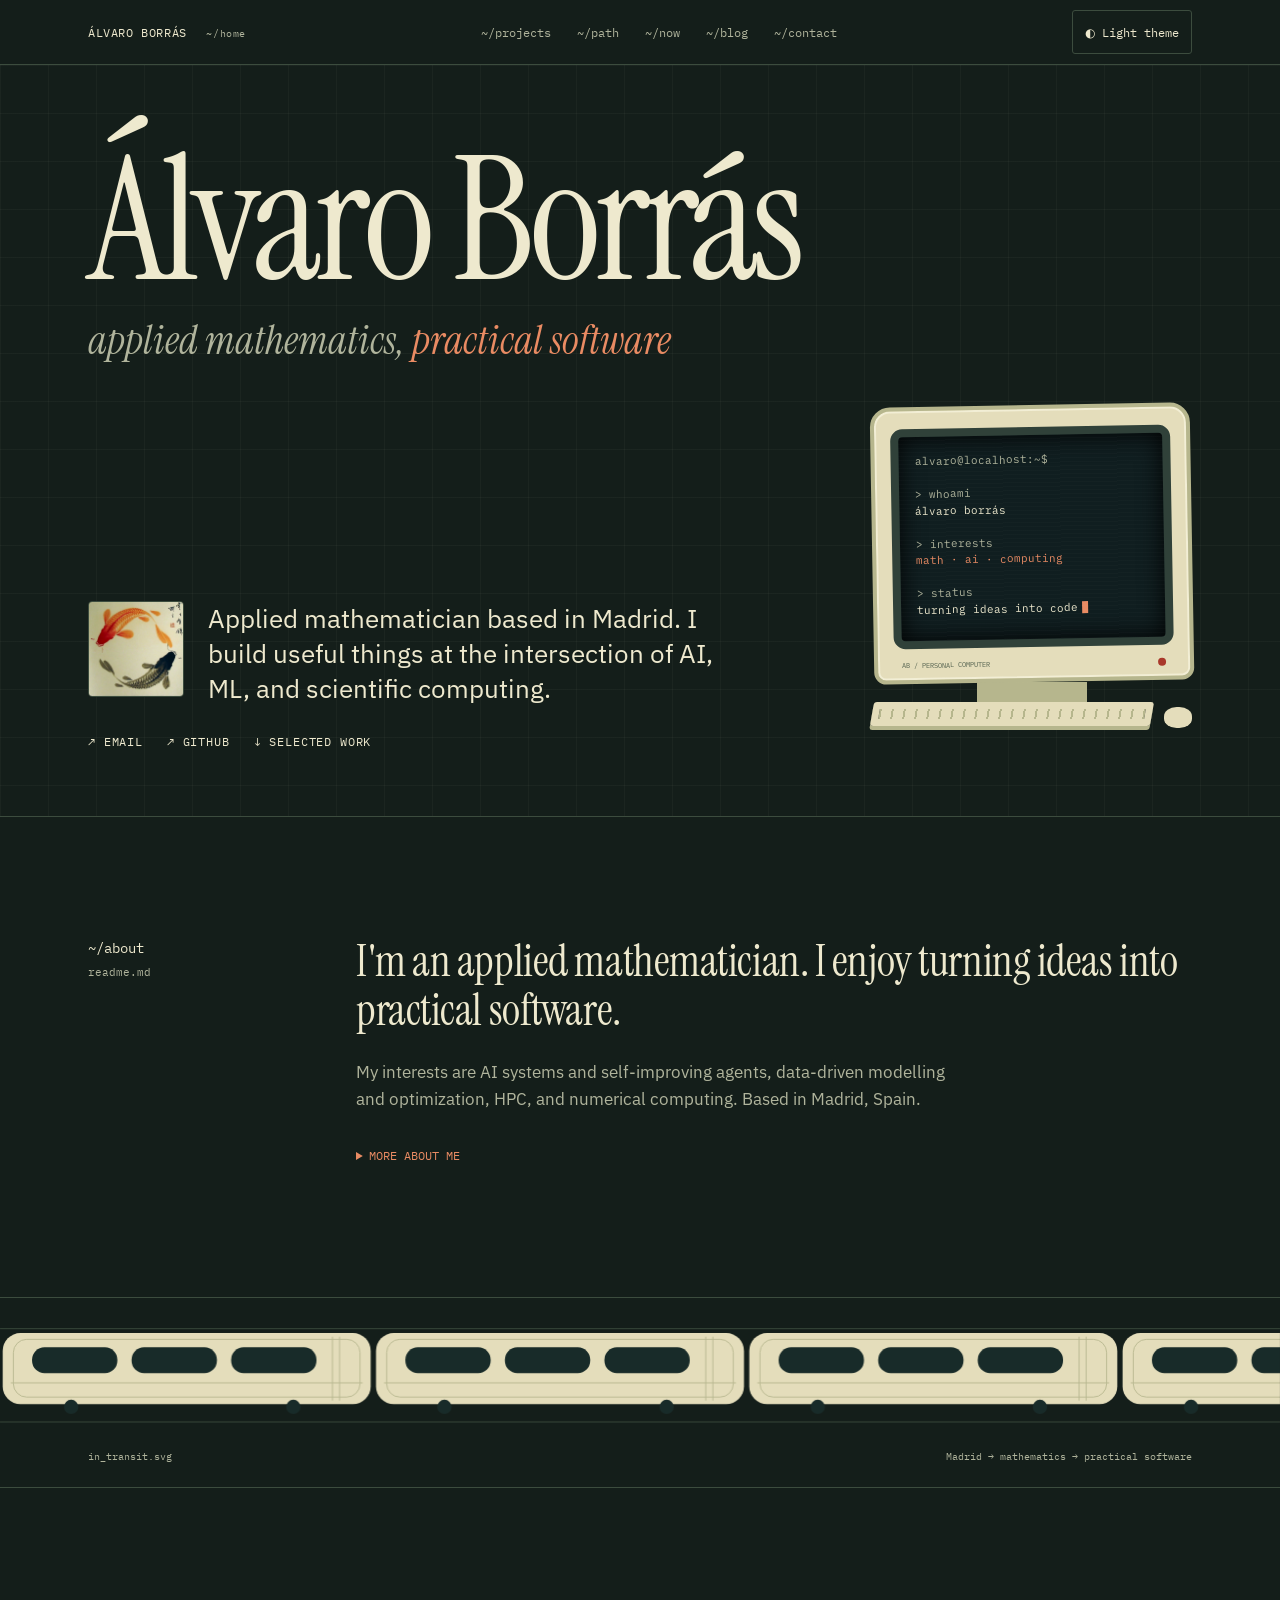
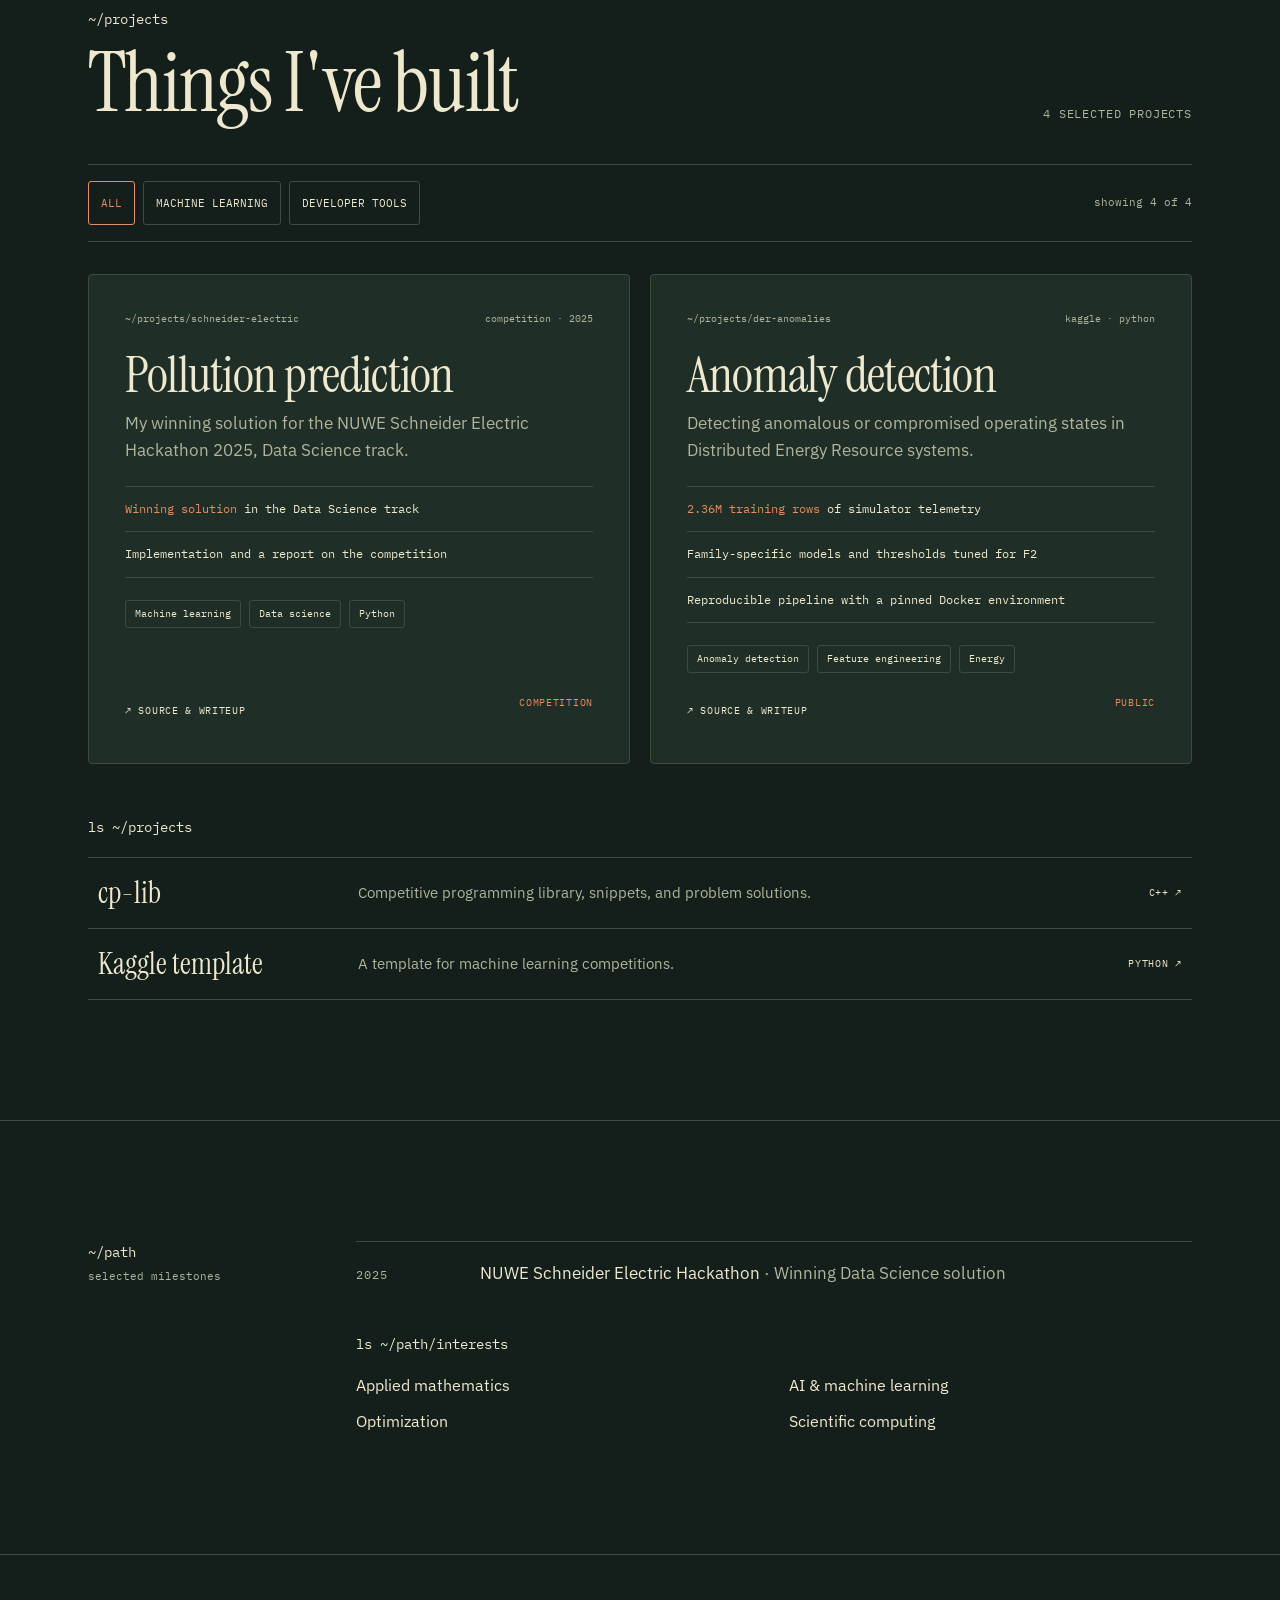
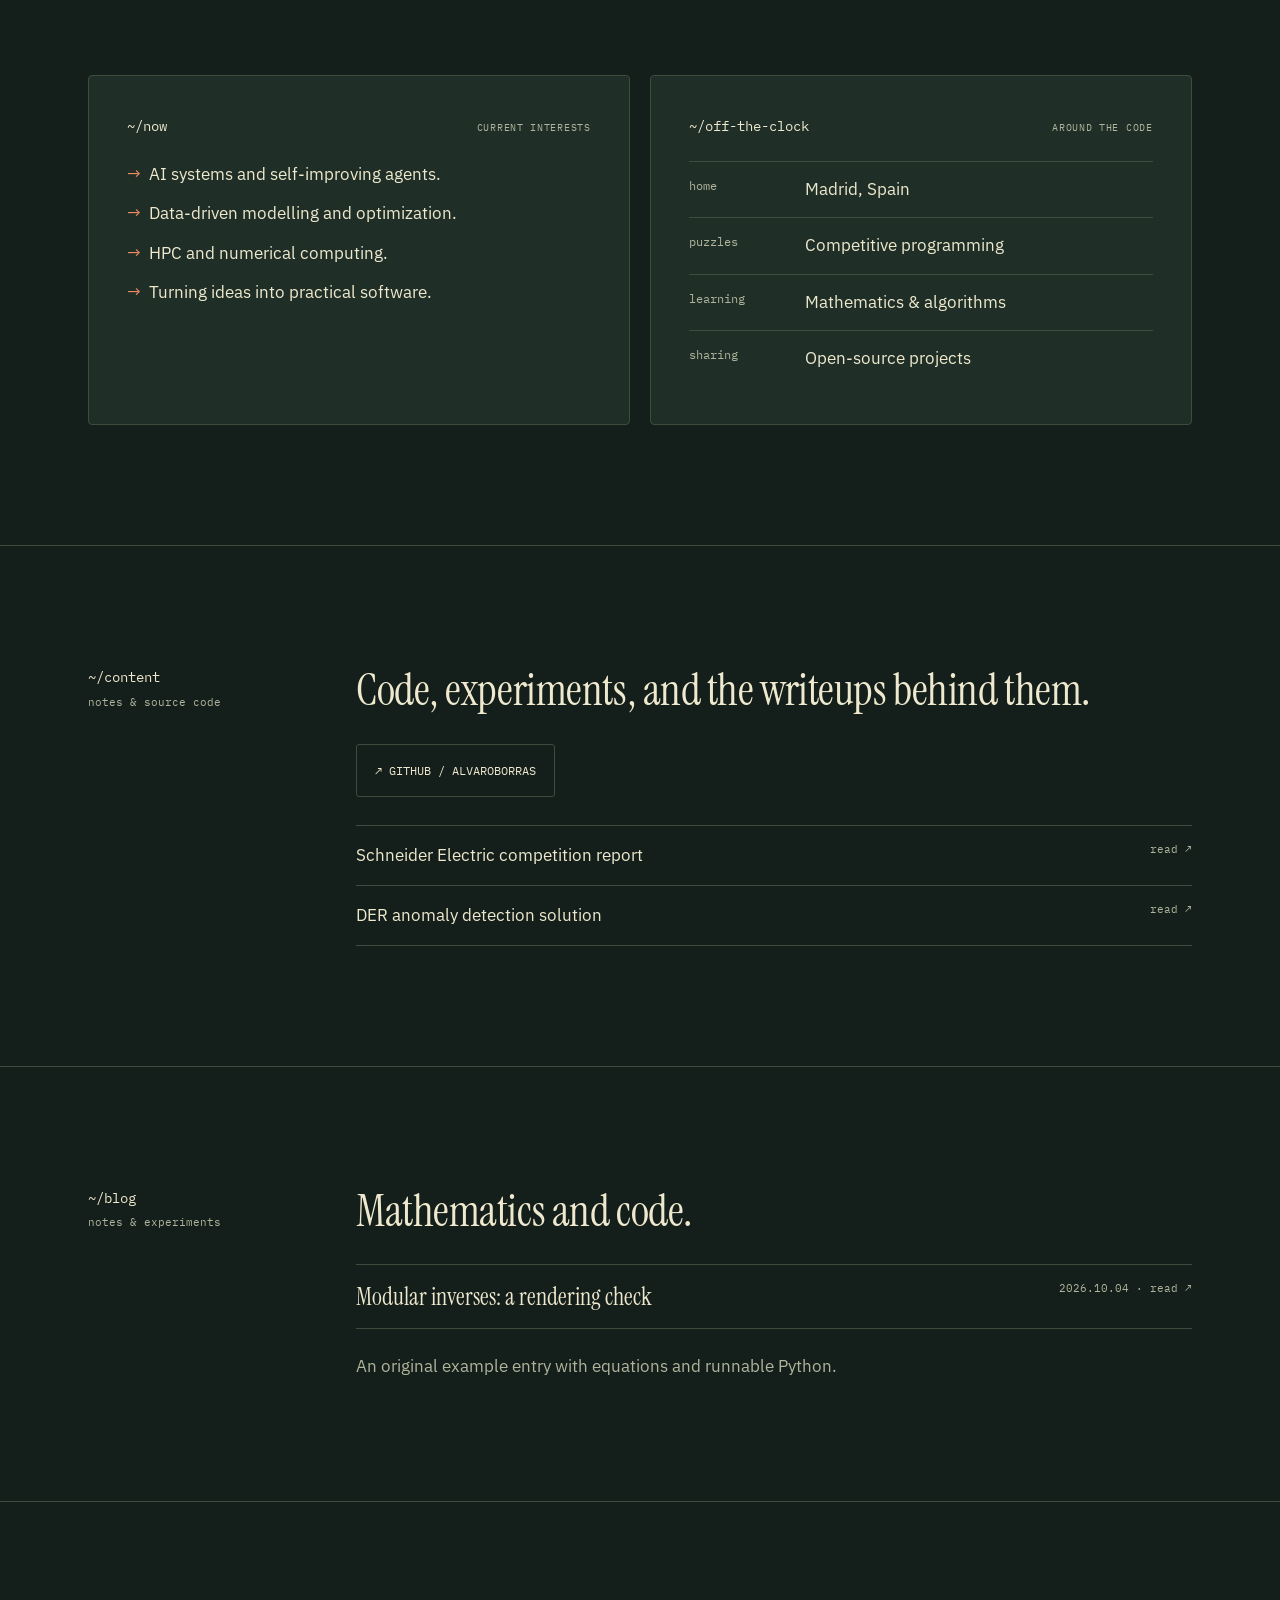
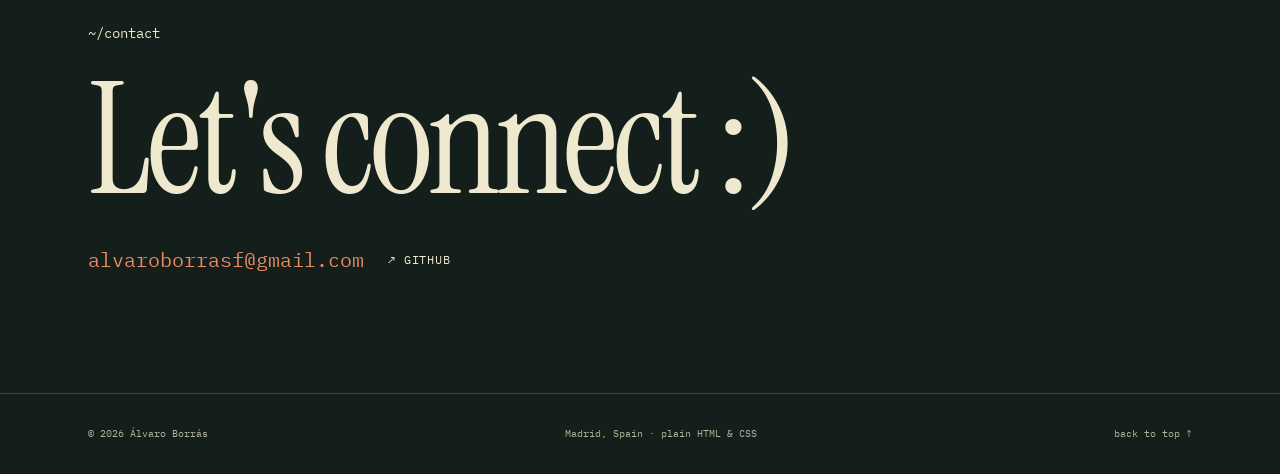
<file: index.html>
<!doctype html>
<html lang="en">
<head>
  <meta charset="utf-8">
  <meta name="viewport" content="width=device-width, initial-scale=1">
  <meta name="description" content="Álvaro Borrás, applied mathematician in Madrid. AI, machine learning, scientific computing, and practical software.">
  <meta name="theme-color" content="#141e1a">
  <meta property="og:title" content="Álvaro Borrás">
  <meta property="og:description" content="Applied mathematics. AI. Practical software.">
  <meta property="og:type" content="website">
  <title>Álvaro Borrás</title>
  <link rel="icon" href="favicon.svg" type="image/svg+xml">
  <link rel="stylesheet" href="style.css">
  <script src="script.js" defer></script>
</head>
<body>
  <a class="skip" href="#main">Skip to content</a>
  <header class="top">
    <div class="wrap top-inner">
      <a class="brand" href="#main">ÁLVARO BORRÁS <span class="muted">~/home</span></a>
      <nav aria-label="Main navigation"><a href="#projects">~/projects</a><a href="#path">~/path</a><a href="#now">~/now</a><a href="#blog">~/blog</a><a href="#contact">~/contact</a></nav>
      <button id="theme" type="button" aria-label="Use light theme" aria-pressed="false" hidden>◐ <span>Light theme</span></button>
    </div>
  </header>
  <main id="main">
    <section class="hero" aria-labelledby="name">
      <div class="wrap">
        <h1 id="name">Álvaro Borrás</h1>
        <p class="tagline">applied mathematics, <em>practical software</em></p>
        <div class="hero-row">
          <div class="hero-copy">
            <div class="lede-row"><img class="portrait" src="assets/avatar.jpg" alt="Álvaro Borrás's GitHub avatar" width="96" height="96"><p class="lede">Applied mathematician based in Madrid. I build useful things at the intersection of AI, ML, and scientific computing.</p></div>
            <div class="links"><a href="mailto:alvaroborrasf@gmail.com">↗ email</a><a href="https://github.com/alvaroborras">↗ github</a><a href="#projects">↓ selected work</a></div>
          </div>
          <div class="computer" aria-label="Retro computer displaying Álvaro's profile" role="img">
            <div class="monitor"><div class="screen"><span class="muted">alvaro@localhost:~$</span><br><br><span class="muted">&gt; whoami</span><br>álvaro borrás<br><br><span class="muted">&gt; interests</span><br><span class="accent">math · ai · computing</span><br><br><span class="muted">&gt; status</span><br>turning ideas into code<span class="cursor"></span></div><div class="monitor-bottom"><span>AB / PERSONAL COMPUTER</span><i></i></div></div>
            <div class="stand"></div><div class="keyboard"></div><div class="mouse"></div>
          </div>
        </div>
      </div>
    </section>
    <section id="about" class="sec" aria-labelledby="about-title">
      <div class="wrap split"><div class="section-label"><h2 id="about-title">~/about</h2><span>readme.md</span></div><div>
        <p class="about-lead">I'm an applied mathematician. I enjoy turning ideas into practical software.</p>
        <p class="about-body">My interests are AI systems and self-improving agents, data-driven modelling and optimization, HPC, and numerical computing. Based in Madrid, Spain.</p>
        <details class="more"><summary>More about me</summary><ul><li>I work at the intersection of applied mathematics, AI, ML, and scientific computing.</li><li>My public projects include machine learning competitions, tools for coding agents, and numerical algorithms.</li><li>I'm interested in conversations about applied mathematics, AI, and data-driven problem solving.</li></ul></details>
      </div></div>
    </section>
    <figure class="train" aria-label="Illustration of a passenger train">
      <svg viewBox="0 0 1440 120" fill="none" aria-hidden="true"><defs><pattern id="carriage" width="420" height="100" patternUnits="userSpaceOnUse"><rect x="3" y="8" width="414" height="80" rx="20" fill="#e4ddbb"/><rect x="15" y="15" width="390" height="65" rx="15" stroke="#b6b68d"/><path d="M12 64h396" stroke="#b6b68d"/><g fill="#182b29"><rect x="36" y="24" width="96" height="29" rx="14"/><rect x="148" y="24" width="96" height="29" rx="14"/><rect x="260" y="24" width="96" height="29" rx="14"/></g><path d="M374 12v72M382 12v72" stroke="#b6b68d"/><circle cx="80" cy="91" r="8" fill="#182b29"/><circle cx="330" cy="91" r="8" fill="#182b29"/></pattern></defs><path d="M0 3h1440M0 108h1440" stroke="var(--line)"/><rect y="5" width="1440" height="100" fill="url(#carriage)"/></svg>
      <figcaption class="wrap"><span>in_transit.svg</span><span>Madrid → mathematics → practical software</span></figcaption>
    </figure>
    <section id="projects" class="sec" aria-labelledby="projects-title">
      <div class="wrap">
        <div class="project-heading"><div><p class="dir">~/projects</p><h2 id="projects-title" class="display">Things I've built</h2></div><span class="mono muted">4 selected projects</span></div>
        <div class="filters" id="filters" hidden aria-label="Filter projects"><button type="button" data-filter="all" aria-pressed="true">All</button><button type="button" data-filter="ml" aria-pressed="false">Machine learning</button><button type="button" data-filter="tools" aria-pressed="false">Developer tools</button><span id="project-count" role="status">showing 4 of 4</span></div>
        <div class="grid">
          <article class="card" data-category="ml"><div class="card-top"><span>~/projects/schneider-electric</span><span>competition · 2025</span></div><div><h3>Pollution prediction</h3><p>My winning solution for the NUWE Schneider Electric Hackathon 2025, Data Science track.</p></div><div class="results"><p><strong>Winning solution</strong> in the Data Science track</p><p>Implementation and a report on the competition</p></div><div class="tags"><span>Machine learning</span><span>Data science</span><span>Python</span></div><div class="card-foot"><a href="https://github.com/alvaroborras/Schneider-Electric-pollution">↗ source & writeup</a><span class="accent">competition</span></div></article>
          <article class="card" data-category="ml"><div class="card-top"><span>~/projects/der-anomalies</span><span>kaggle · python</span></div><div><h3>Anomaly detection</h3><p>Detecting anomalous or compromised operating states in Distributed Energy Resource systems.</p></div><div class="results"><p><strong>2.36M training rows</strong> of simulator telemetry</p><p>Family-specific models and thresholds tuned for F2</p><p>Reproducible pipeline with a pinned Docker environment</p></div><div class="tags"><span>Anomaly detection</span><span>Feature engineering</span><span>Energy</span></div><div class="card-foot"><a href="https://github.com/alvaroborras/Anomaly-Detection-DER-Systems">↗ source & writeup</a><span class="accent">public</span></div></article>
        </div>
        <div class="project-list"><p class="dir">ls ~/projects</p><a class="project-row" data-category="tools" href="https://github.com/alvaroborras/cp-lib"><span class="project-name">cp-lib</span><span>Competitive programming library, snippets, and problem solutions.</span><span class="mono">C++ ↗</span></a><a class="project-row" data-category="ml" href="https://github.com/alvaroborras/kaggle-template"><span class="project-name">Kaggle template</span><span>A template for machine learning competitions.</span><span class="mono">Python ↗</span></a></div>
      </div>
    </section>
    <section id="path" class="sec" aria-labelledby="path-title"><div class="wrap split"><div class="section-label"><h2 id="path-title">~/path</h2><span>selected milestones</span></div><div><div class="path-row"><span class="mono muted">2025</span><div>NUWE Schneider Electric Hackathon <span class="muted">· Winning Data Science solution</span></div></div><p class="dir path-note">ls ~/path/interests</p><div class="interest-list"><span>Applied mathematics</span><span>AI & machine learning</span><span>Optimization</span><span>Scientific computing</span></div></div></div></section>
    <section id="now" class="sec" aria-labelledby="now-title"><div class="wrap twin"><div class="panel"><div class="panel-heading"><h2 id="now-title" class="dir">~/now</h2><span class="mono muted">current interests</span></div><ul class="now-list"><li>AI systems and self-improving agents.</li><li>Data-driven modelling and optimization.</li><li>HPC and numerical computing.</li><li>Turning ideas into practical software.</li></ul></div><div class="panel"><div class="panel-heading"><h2 class="dir">~/off-the-clock</h2><span class="mono muted">around the code</span></div><dl class="kv"><div><dt>home</dt><dd>Madrid, Spain</dd></div><div><dt>puzzles</dt><dd>Competitive programming</dd></div><div><dt>learning</dt><dd>Mathematics & algorithms</dd></div><div><dt>sharing</dt><dd>Open-source projects</dd></div></dl></div></div></section>
    <section id="content" class="sec" aria-labelledby="content-title"><div class="wrap split"><div class="section-label"><h2 id="content-title">~/content</h2><span>notes & source code</span></div><div><p class="about-lead">Code, experiments, and the writeups behind them.</p><a class="social" href="https://github.com/alvaroborras">↗ github / alvaroborras</a><div class="writing"><a href="https://github.com/alvaroborras/Schneider-Electric-pollution/blob/master/report.md">Schneider Electric competition report <span>read ↗</span></a><a href="https://github.com/alvaroborras/Anomaly-Detection-DER-Systems/blob/main/docs/writeup.md">DER anomaly detection solution <span>read ↗</span></a></div></div></div></section>
    <section id="blog" class="sec" aria-labelledby="blog-title"><div class="wrap split"><div class="section-label"><h2 id="blog-title">~/blog</h2><span>notes & experiments</span></div><div><p class="about-lead">Mathematics and code.</p><div class="writing"><a href="blog/modular-inverses-rendering-check/"><span class="blog-title">Modular inverses: a rendering check</span><span><time datetime="2026-10-04">2026.10.04</time> · read ↗</span></a></div><p class="about-body">An original example entry with equations and runnable Python.</p></div></div></section>
    <section id="contact" class="sec contact" aria-labelledby="contact-title"><div class="wrap"><p class="dir">~/contact</p><h2 id="contact-title">Let's connect :)</h2><div class="mail"><a href="mailto:alvaroborrasf@gmail.com">alvaroborrasf@gmail.com</a><a class="mono" href="https://github.com/alvaroborras">↗ github</a></div></div></section>
  </main>
  <footer><div class="wrap"><span>© 2026 Álvaro Borrás</span><span>Madrid, Spain · plain HTML & CSS</span><a href="#main">back to top ↑</a></div></footer>
</body>
</html>
</file>
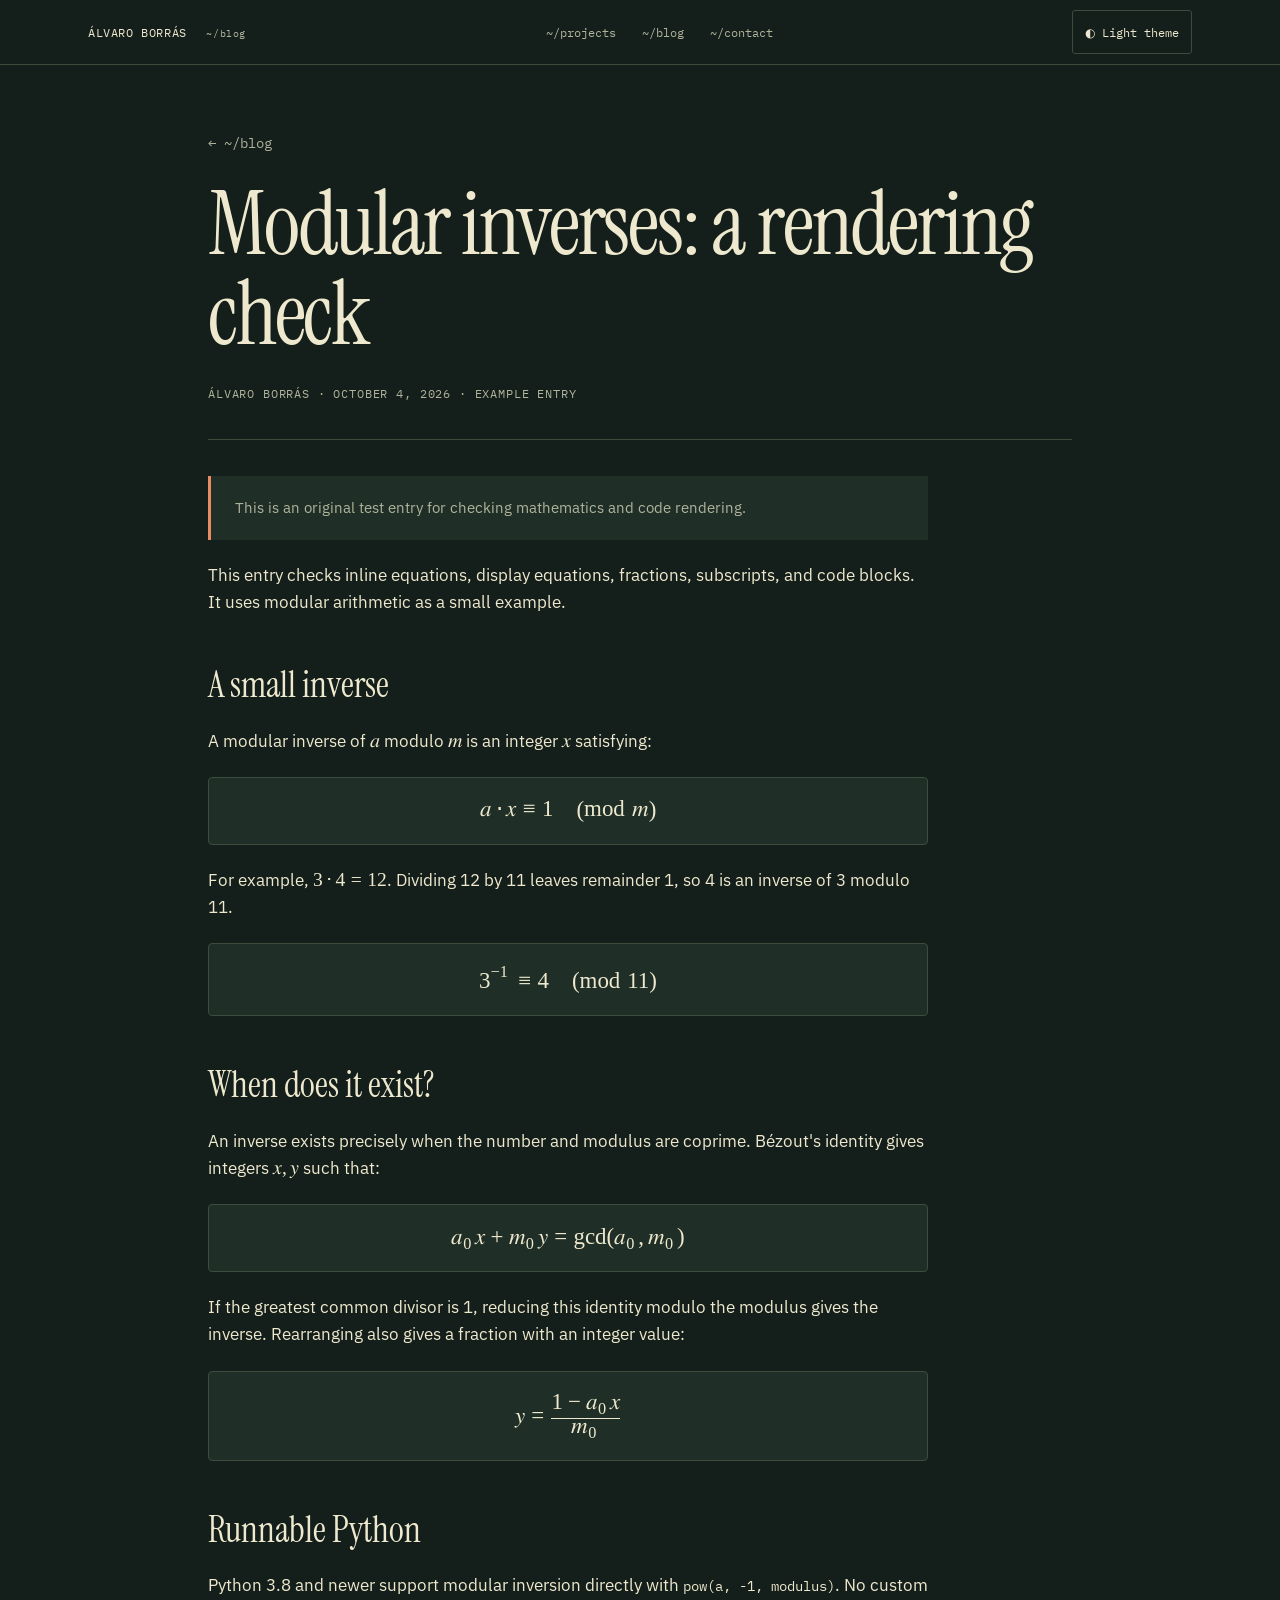
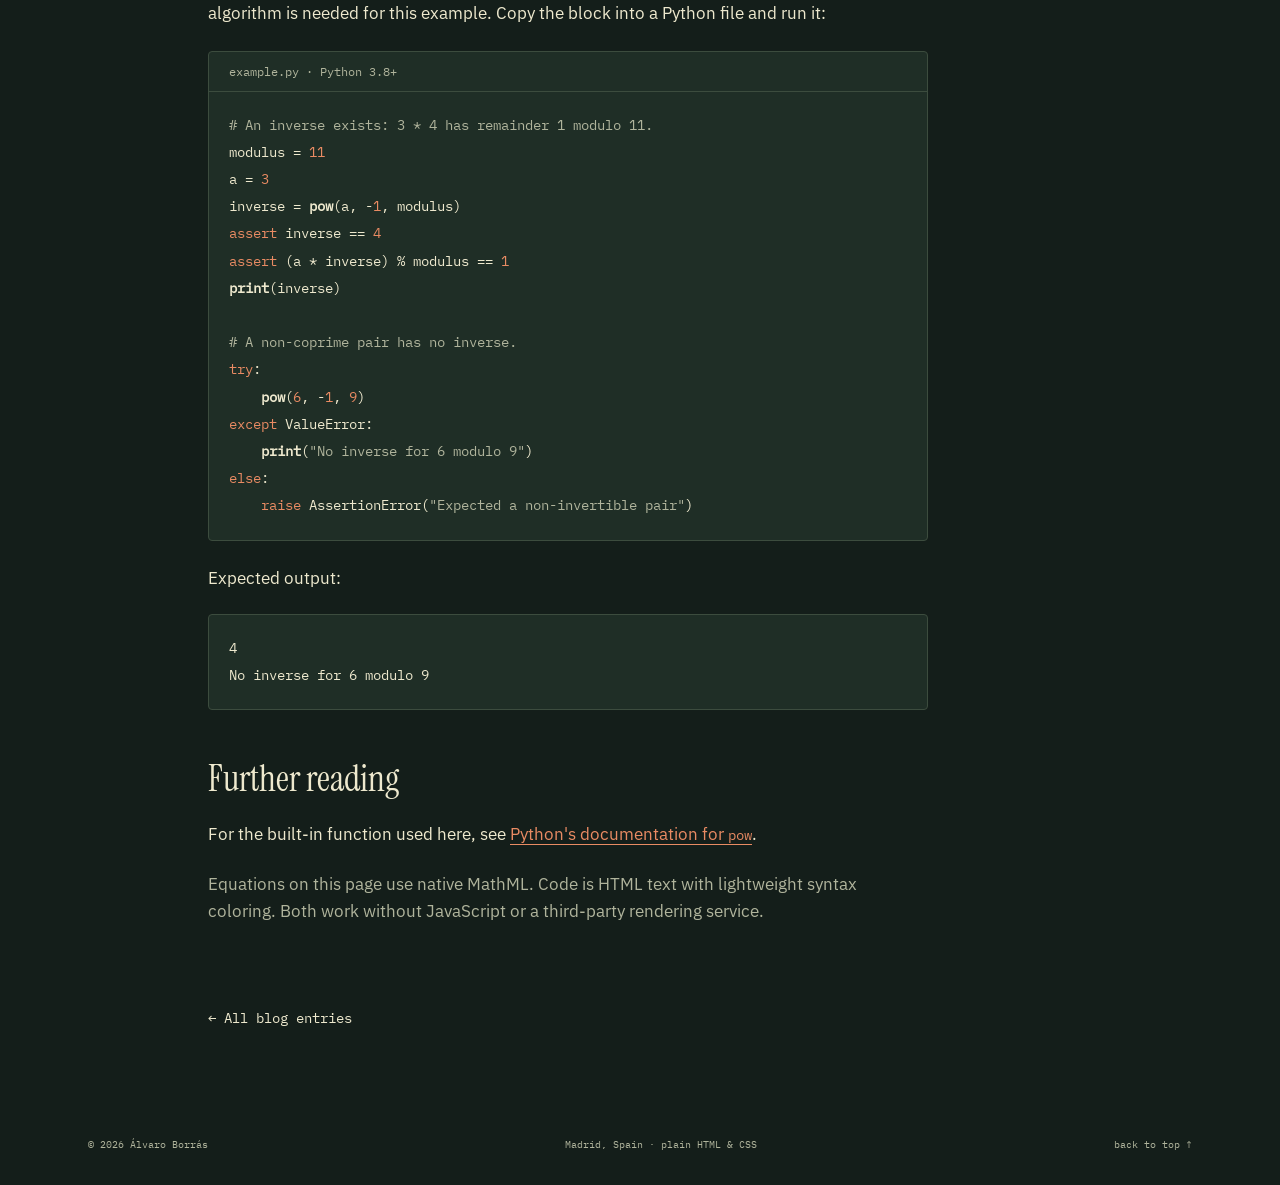
<file: blog/modular-inverses-rendering-check/index.html>
<!doctype html>
<html lang="en">
<head>
  <meta charset="utf-8">
  <meta name="viewport" content="width=device-width, initial-scale=1">
  <meta name="description" content="An original blog rendering check with modular arithmetic, native MathML equations, and runnable Python code.">
  <meta name="theme-color" content="#141e1a">
  <meta property="og:title" content="Modular inverses: a rendering check | Álvaro Borrás">
  <meta property="og:description" content="Equations and runnable Python in a first example blog entry.">
  <meta property="og:type" content="article">
  <title>Modular inverses: a rendering check | Álvaro Borrás</title>
  <link rel="icon" href="../../favicon.svg" type="image/svg+xml">
  <link rel="stylesheet" href="../../style.css">
  <script src="../../script.js" defer></script>
</head>
<body>
  <a class="skip" href="#main">Skip to content</a>
  <header class="top"><div class="wrap top-inner"><a class="brand" href="../../">ÁLVARO BORRÁS <span class="muted">~/blog</span></a><nav aria-label="Main navigation"><a href="../../#projects">~/projects</a><a href="../../#blog">~/blog</a><a href="../../#contact">~/contact</a></nav><button id="theme" type="button" aria-label="Use light theme" aria-pressed="false" hidden>◐ <span>Light theme</span></button></div></header>
  <main id="main" class="post wrap">
    <article aria-labelledby="post-title">
      <header class="post-heading"><a class="dir muted" href="../../#blog">← ~/blog</a><h1 id="post-title">Modular inverses: a rendering check</h1><p class="mono muted">Álvaro Borrás · <time datetime="2026-10-04">October 4, 2026</time> · example entry</p></header>
      <div class="post-body">
        <aside class="post-note">This is an original test entry for checking mathematics and code rendering.</aside>
        <p>This entry checks inline equations, display equations, fractions, subscripts, and code blocks. It uses modular arithmetic as a small example.</p>
        <h2>A small inverse</h2>
        <p>A modular inverse of <math aria-label="a"><mi>a</mi></math> modulo <math aria-label="m"><mi>m</mi></math> is an integer <math aria-label="x"><mi>x</mi></math> satisfying:</p>
        <div class="equation"><math display="block" aria-label="a times x is congruent to 1 modulo m"><mrow><mi>a</mi><mo>⋅</mo><mi>x</mi><mo>≡</mo><mn>1</mn><mspace width="1em"/><mo>(</mo><mi mathvariant="normal">mod</mi><mspace width="0.3em"/><mi>m</mi><mo>)</mo></mrow></math></div>
        <p>For example, <math aria-label="3 times 4 equals 12"><mn>3</mn><mo>⋅</mo><mn>4</mn><mo>=</mo><mn>12</mn></math>. Dividing 12 by 11 leaves remainder 1, so 4 is an inverse of 3 modulo 11.</p>
        <div class="equation"><math display="block" aria-label="3 to the power negative 1 is congruent to 4 modulo 11"><mrow><msup><mn>3</mn><mrow><mo>−</mo><mn>1</mn></mrow></msup><mo>≡</mo><mn>4</mn><mspace width="1em"/><mo>(</mo><mi mathvariant="normal">mod</mi><mspace width="0.3em"/><mn>11</mn><mo>)</mo></mrow></math></div>
        <h2>When does it exist?</h2>
        <p>An inverse exists precisely when the number and modulus are coprime. Bézout's identity gives integers <math aria-label="x and y"><mi>x</mi><mo>,</mo><mi>y</mi></math> such that:</p>
        <div class="equation"><math display="block" aria-label="a subscript 0 times x plus m subscript 0 times y equals the greatest common divisor of a subscript 0 and m subscript 0"><mrow><msub><mi>a</mi><mn>0</mn></msub><mi>x</mi><mo>+</mo><msub><mi>m</mi><mn>0</mn></msub><mi>y</mi><mo>=</mo><mi mathvariant="normal">gcd</mi><mo>(</mo><msub><mi>a</mi><mn>0</mn></msub><mo>,</mo><msub><mi>m</mi><mn>0</mn></msub><mo>)</mo></mrow></math></div>
        <p>If the greatest common divisor is 1, reducing this identity modulo the modulus gives the inverse. Rearranging also gives a fraction with an integer value:</p>
        <div class="equation"><math display="block" aria-label="y equals the fraction 1 minus a subscript 0 times x divided by m subscript 0"><mrow><mi>y</mi><mo>=</mo><mfrac><mrow><mn>1</mn><mo>−</mo><msub><mi>a</mi><mn>0</mn></msub><mi>x</mi></mrow><msub><mi>m</mi><mn>0</mn></msub></mfrac></mrow></math></div>
        <h2>Runnable Python</h2>
        <p>Python 3.8 and newer support modular inversion directly with <code>pow(a, -1, modulus)</code>. No custom algorithm is needed for this example. Copy the block into a Python file and run it:</p>
        <figure class="code-block"><figcaption>example.py · Python 3.8+</figcaption><pre tabindex="0" aria-label="Python modular inverse example"><code data-language="python"><span class="code-comment"># An inverse exists: 3 * 4 has remainder 1 modulo 11.</span>
modulus = <span class="code-number">11</span>
a = <span class="code-number">3</span>
inverse = <span class="code-function">pow</span>(a, -<span class="code-number">1</span>, modulus)
<span class="code-keyword">assert</span> inverse == <span class="code-number">4</span>
<span class="code-keyword">assert</span> (a * inverse) % modulus == <span class="code-number">1</span>
<span class="code-function">print</span>(inverse)

<span class="code-comment"># A non-coprime pair has no inverse.</span>
<span class="code-keyword">try</span>:
    <span class="code-function">pow</span>(<span class="code-number">6</span>, -<span class="code-number">1</span>, <span class="code-number">9</span>)
<span class="code-keyword">except</span> ValueError:
    <span class="code-function">print</span>(<span class="code-string">"No inverse for 6 modulo 9"</span>)
<span class="code-keyword">else</span>:
    <span class="code-keyword">raise</span> AssertionError(<span class="code-string">"Expected a non-invertible pair"</span>)</code></pre></figure>
        <p>Expected output:</p>
        <pre class="output" tabindex="0" aria-label="Expected program output"><code>4
No inverse for 6 modulo 9</code></pre>
        <h2>Further reading</h2>
        <p>For the built-in function used here, see <a href="https://docs.python.org/3/library/functions.html#pow">Python's documentation for <code>pow</code></a>.</p>
        <p class="muted">Equations on this page use native MathML. Code is HTML text with lightweight syntax coloring. Both work without JavaScript or a third-party rendering service.</p>
      </div>
    </article>
    <a class="post-back dir" href="../../#blog">← All blog entries</a>
  </main>
  <footer><div class="wrap"><span>© 2026 Álvaro Borrás</span><span>Madrid, Spain · plain HTML & CSS</span><a href="#main">back to top ↑</a></div></footer>
</body>
</html>
</file>
<file: style.css>
@font-face{font-family:Instrument Serif;src:url(assets/serif.ttf) format('truetype');font-display:swap}
@font-face{font-family:Instrument Serif;src:url(assets/serif-italic.ttf) format('truetype');font-style:italic;font-display:swap}
@font-face{font-family:IBM Plex Sans;src:url(assets/sans.ttf) format('truetype');font-display:swap}
@font-face{font-family:IBM Plex Mono;src:url(assets/mono.ttf) format('truetype');font-display:swap}
:root{color-scheme:dark;--bg:#141e1a;--surface:#1f2e26;--ink:#eee9ce;--muted:#b0b49c;--line:#3c4c3e;--accent:#e98b63;--grid:#eee9ce09;--serif:'Instrument Serif',Georgia,serif;--sans:'IBM Plex Sans',Arial,sans-serif;--mono:'IBM Plex Mono',monospace}
:root[data-theme=light]{color-scheme:light;--bg:#eee9ce;--surface:#e2ddbd;--ink:#182b29;--muted:#566451;--line:#b6b68d;--accent:#a9382a;--grid:#182b290d}
*{box-sizing:border-box}html{scroll-behavior:smooth;scroll-padding-top:84px}body{margin:0;background:var(--bg);color:var(--ink);font:17px/1.6 var(--sans);-webkit-font-smoothing:antialiased}a{color:inherit;text-decoration:none}a:hover{color:var(--accent)}button{font:inherit;color:inherit;cursor:pointer}button:hover{border-color:var(--accent)}:focus-visible{outline:2px solid var(--accent);outline-offset:5px}[hidden]{display:none!important}h1,h2,h3,p,figure{margin:0}h1,h2,h3{font-weight:400}section{border-bottom:1px solid var(--line)}.wrap{max-width:1200px;margin-inline:auto;padding-inline:clamp(20px,5vw,48px)}.muted{color:var(--muted)}.accent{color:var(--accent)}.mono,.dir,.section-label,.links,.tags,.card-top,.card-foot,.filters,.train figcaption,footer{font-family:var(--mono);font-size:12px}.mono,.links,.card-foot{text-transform:uppercase;letter-spacing:.07em}.dir{font-size:14px}.skip{position:absolute;top:-100px;left:10px;z-index:100;background:var(--accent);color:var(--bg);padding:10px}.skip:focus{top:10px}.top{position:sticky;top:0;z-index:10;background:var(--bg);border-bottom:1px solid var(--line)}.top-inner{min-height:64px;display:flex;align-items:center;justify-content:space-between;gap:20px}.brand{font:12px var(--mono);letter-spacing:.05em}.brand span{margin-left:12px;font-size:10px}nav{display:flex;gap:26px;font:12px var(--mono);color:var(--muted)}#theme{border:1px solid var(--line);background:transparent;border-radius:3px;min-height:44px;padding:0 12px;font:12px var(--mono)}
.hero{background-image:linear-gradient(var(--grid) 1px,transparent 1px),linear-gradient(90deg,var(--grid) 1px,transparent 1px);background-size:48px 48px}.hero>.wrap{padding-block:78px 64px}h1{font:clamp(64px,13.5vw,176px)/.9 var(--serif);letter-spacing:-.035em}.tagline{font:italic clamp(26px,3.4vw,40px)/1.15 var(--serif);color:var(--muted);margin-top:18px}.tagline em{color:var(--accent)}.hero-row{display:flex;justify-content:space-between;align-items:flex-end;gap:40px;margin-top:42px}.hero-copy{max-width:640px}.lede-row{display:grid;grid-template-columns:96px 1fr;gap:24px;align-items:start}.portrait{width:96px;height:96px;object-fit:cover;border:1px solid var(--line);border-radius:4px}.lede{font-size:clamp(20px,2.2vw,26px);line-height:1.35}.links{display:flex;flex-wrap:wrap;gap:24px;margin-top:26px}.computer{width:320px;flex-shrink:0;position:relative;padding-bottom:26px}.monitor{background:#e4ddbb;border:4px solid #b6b68d;border-radius:20px 20px 12px 12px;padding:18px 16px 10px;transform:rotate(-1deg);box-shadow:inset 0 0 0 2px #f2eed5}.screen{border:8px solid #304139;border-radius:12px;background:#101e20;color:#eee9ce;min-height:220px;padding:16px;font:11px/1.5 var(--mono);box-shadow:inset 0 0 24px #000;position:relative}.screen:after{content:'';position:absolute;inset:0;pointer-events:none;background:repeating-linear-gradient(transparent 0 3px,#ffffff04 3px 4px)}.screen .muted{color:#b0b49c}.screen .accent{color:#e98b63}.monitor-bottom{display:flex;justify-content:space-between;align-items:center;padding:12px 8px 0;color:#566451;font:7px var(--mono)}.monitor-bottom i{width:8px;height:8px;background:#a9382a;border-radius:50%}.stand{height:20px;background:#b6b68d;width:110px;margin:auto}.keyboard{background:repeating-linear-gradient(90deg,#b6b68d 0 2px,#e4ddbb 2px 12px);border:7px solid #e4ddbb;border-radius:3px;width:280px;height:24px;transform:skew(-10deg);box-shadow:0 4px #b6b68d}.mouse{position:absolute;bottom:24px;right:0;width:28px;height:21px;border-radius:45%;background:#e4ddbb}.cursor{display:inline-block;width:6px;height:12px;background:#e98b63;vertical-align:-2px;margin-left:4px;animation:blink 1.1s step-end infinite}@keyframes blink{50%{opacity:0}}
.sec{padding-block:clamp(70px,10vw,120px)}.split{display:grid;grid-template-columns:220px minmax(0,1fr);gap:48px}.section-label h2{font-size:14px}.section-label span{display:block;color:var(--muted);font-size:11px;margin-top:5px}.about-lead{font:clamp(30px,3.6vw,44px)/1.12 var(--serif);letter-spacing:-.01em}.about-body{max-width:62ch;color:var(--muted);margin-top:24px}.more{margin-top:20px}.more summary{font:12px var(--mono);text-transform:uppercase;color:var(--accent);cursor:pointer;min-height:44px;align-content:center}.more ul{list-style:none;margin:8px 0 0;padding:0;color:var(--muted)}.more li{padding:12px 0;border-top:1px solid var(--line)}.train{overflow:hidden;border-bottom:1px solid var(--line);padding:28px 0 22px}.train svg{display:block;width:100%;min-width:760px;height:auto}.train figcaption{display:flex;justify-content:space-between;gap:16px;margin-top:16px;color:var(--muted);font-size:10px}.project-heading{display:flex;justify-content:space-between;align-items:flex-end;gap:24px}.display{font:clamp(48px,6.5vw,84px)/.95 var(--serif);letter-spacing:-.02em;margin-top:14px}.filters{display:flex;flex-wrap:wrap;align-items:center;gap:8px;border-block:1px solid var(--line);margin-top:40px;padding-block:16px}.filters button{background:transparent;border:1px solid var(--line);border-radius:3px;min-height:44px;padding:6px 12px;font:11px var(--mono);text-transform:uppercase}.filters button[aria-pressed=true]{color:var(--accent);border-color:var(--accent)}#project-count{margin-left:auto;color:var(--muted);font-size:11px}.grid{display:grid;grid-template-columns:repeat(2,minmax(0,1fr));gap:20px;margin-top:32px}.card{background:var(--surface);border:1px solid var(--line);border-radius:4px;padding:clamp(24px,3vw,36px);display:flex;flex-direction:column;gap:22px;transition:transform .2s,border-color .2s}.card:hover{transform:translateY(-3px);border-color:var(--accent)}.card-top{display:flex;justify-content:space-between;flex-wrap:wrap;gap:6px;color:var(--muted);font-size:10px}.card h3{font:clamp(38px,4vw,52px)/1 var(--serif);letter-spacing:-.015em}.card>div>p{margin-top:10px;color:var(--muted)}.results{font:12px/1.7 var(--mono)}.results p{border-top:1px solid var(--line);padding:12px 0;margin:0!important;color:var(--ink)!important}.results p:last-child{border-bottom:1px solid var(--line)}.results strong{font-weight:400;color:var(--accent)}.tags{display:flex;flex-wrap:wrap;gap:8px;font-size:10px}.tags span{border:1px solid var(--line);border-radius:3px;padding:5px 9px}.card-foot{display:flex;justify-content:space-between;flex-wrap:wrap;gap:12px;margin-top:auto;font-size:10px}.card-foot a{padding-block:8px}.project-list{margin-top:52px}.project-list>.dir{margin-bottom:18px}.project-row{display:grid;grid-template-columns:240px 1fr 90px;align-items:center;gap:20px;border-top:1px solid var(--line);padding:20px 10px}.project-row:last-child{border-bottom:1px solid var(--line)}.project-name{font:30px/1 var(--serif)}.project-row>span:nth-child(2){font-size:15px;color:var(--muted)}.project-row .mono{text-align:right;font-size:10px}.path-row{display:grid;grid-template-columns:100px 1fr;gap:24px;align-items:baseline;border-top:1px solid var(--line);padding:18px 0}.path-row:last-of-type{border-bottom:1px solid var(--line)}.path-note{margin-top:28px}.interest-list{display:grid;grid-template-columns:1fr 1fr;gap:10px 30px;margin-top:18px;font-size:16px}.twin{display:grid;grid-template-columns:1fr 1fr;gap:20px}.panel{padding:clamp(24px,3vw,40px);background:var(--surface);border:1px solid var(--line);border-radius:4px}.panel-heading{display:flex;justify-content:space-between;flex-wrap:wrap;gap:12px;align-items:baseline}.panel-heading .mono{font-size:10px}.now-list{list-style:none;padding:0;margin:24px 0 0}.now-list li{margin-top:12px;padding-left:22px;position:relative}.now-list li:before{content:'→';position:absolute;left:0;color:var(--accent)}.kv{margin:24px 0 0}.kv div{display:grid;grid-template-columns:100px 1fr;gap:16px;border-top:1px solid var(--line);padding:14px 0}.kv dt{font:12px/1.6 var(--mono);color:var(--muted)}.kv dd{margin:0}.social{display:inline-block;border:1px solid var(--line);border-radius:3px;padding:18px;margin-top:28px;font:12px var(--mono);text-transform:uppercase}.writing{margin-top:28px}.writing a{display:flex;justify-content:space-between;gap:16px;border-top:1px solid var(--line);padding:16px 0}.writing a:last-child{border-bottom:1px solid var(--line)}.writing span{color:var(--muted);font:11px var(--mono);white-space:nowrap}.contact h2{font:clamp(64px,12vw,168px)/.9 var(--serif);letter-spacing:-.03em;margin-top:28px}.mail{display:flex;flex-wrap:wrap;align-items:center;gap:24px;margin-top:36px}.mail>a:first-child{font:clamp(15px,2vw,20px) var(--mono);color:var(--accent);overflow-wrap:anywhere}footer .wrap{display:flex;flex-wrap:wrap;justify-content:space-between;gap:16px;min-height:80px;align-items:center;padding-block:20px;color:var(--muted);font-size:10px}
.writing .blog-title{font:24px/1.3 var(--serif);color:var(--ink);white-space:normal}.post{max-width:960px;padding-block:64px}.post-heading{border-bottom:1px solid var(--line);padding-bottom:36px}.post-heading h1{font:clamp(48px,7vw,88px)/1.02 var(--serif);letter-spacing:-.025em;margin-block:24px}.post-body{max-width:72ch;margin-top:36px}.post-body p{margin-block:22px}.post-body h2{font:36px/1.15 var(--serif);margin-top:48px}.post-body a{text-decoration:underline;text-underline-offset:4px;color:var(--accent)}.post-note{padding:20px 24px;border-left:3px solid var(--accent);background:var(--surface);color:var(--muted);font-size:15px}.post-body math{font-family:math;font-size:1.15em}.equation{overflow-x:auto;padding:22px 12px;background:var(--surface);border:1px solid var(--line);border-radius:4px}.equation math{min-width:max-content;font-size:1.35em}.post-body code{font: .85em/1.7 var(--mono)}.code-block{margin-block:24px;border:1px solid var(--line);border-radius:4px;overflow:hidden;background:var(--surface)}.code-block figcaption{padding:12px 20px;border-bottom:1px solid var(--line);color:var(--muted);font:12px var(--mono)}.code-block pre,.output{margin:0;padding:20px;overflow-x:auto;tab-size:4}.output{background:var(--surface);border:1px solid var(--line);border-radius:4px}.code-comment{color:var(--muted)}.code-number,.code-keyword{color:var(--accent)}.code-function{color:var(--ink);font-weight:bold}.code-string{color:var(--muted)}.post-back{display:inline-block;margin-top:48px;padding-block:12px}
@media(max-width:900px){nav{gap:14px}.brand span{display:none}.split{grid-template-columns:1fr;gap:24px}.hero-row{align-items:center}.hero-copy{max-width:500px}.computer{width:260px}.screen{font-size:9px;padding:10px;min-height:195px}.keyboard{width:220px}.lede-row{grid-template-columns:64px 1fr;gap:16px}.portrait{width:64px;height:64px}.project-row{grid-template-columns:170px 1fr 65px}}
@media(max-width:650px){nav{display:none}.top-inner{min-height:60px}.hero>.wrap{padding-block:50px 40px}.hero-row{flex-direction:column;align-items:flex-start;gap:36px}.computer{align-self:center;width:280px}.screen{font-size:10px}.keyboard{width:240px}.grid,.twin{grid-template-columns:1fr}.project-heading{align-items:flex-start;flex-direction:column;gap:14px}.project-row{grid-template-columns:1fr auto;gap:10px}.project-row>span:nth-child(2){grid-row:2;grid-column:1/-1}.project-row .mono{grid-row:1;grid-column:2}.train figcaption{flex-direction:column;gap:6px}.path-row{grid-template-columns:1fr;gap:4px}.interest-list{grid-template-columns:1fr}.writing a{font-size:15px}.filters #project-count{width:100%;margin:8px 0 0}.mail{gap:16px}}
@media(prefers-reduced-motion:reduce){html{scroll-behavior:auto}*,*:before,*:after{animation:none!important;transition:none!important}}
</file>
